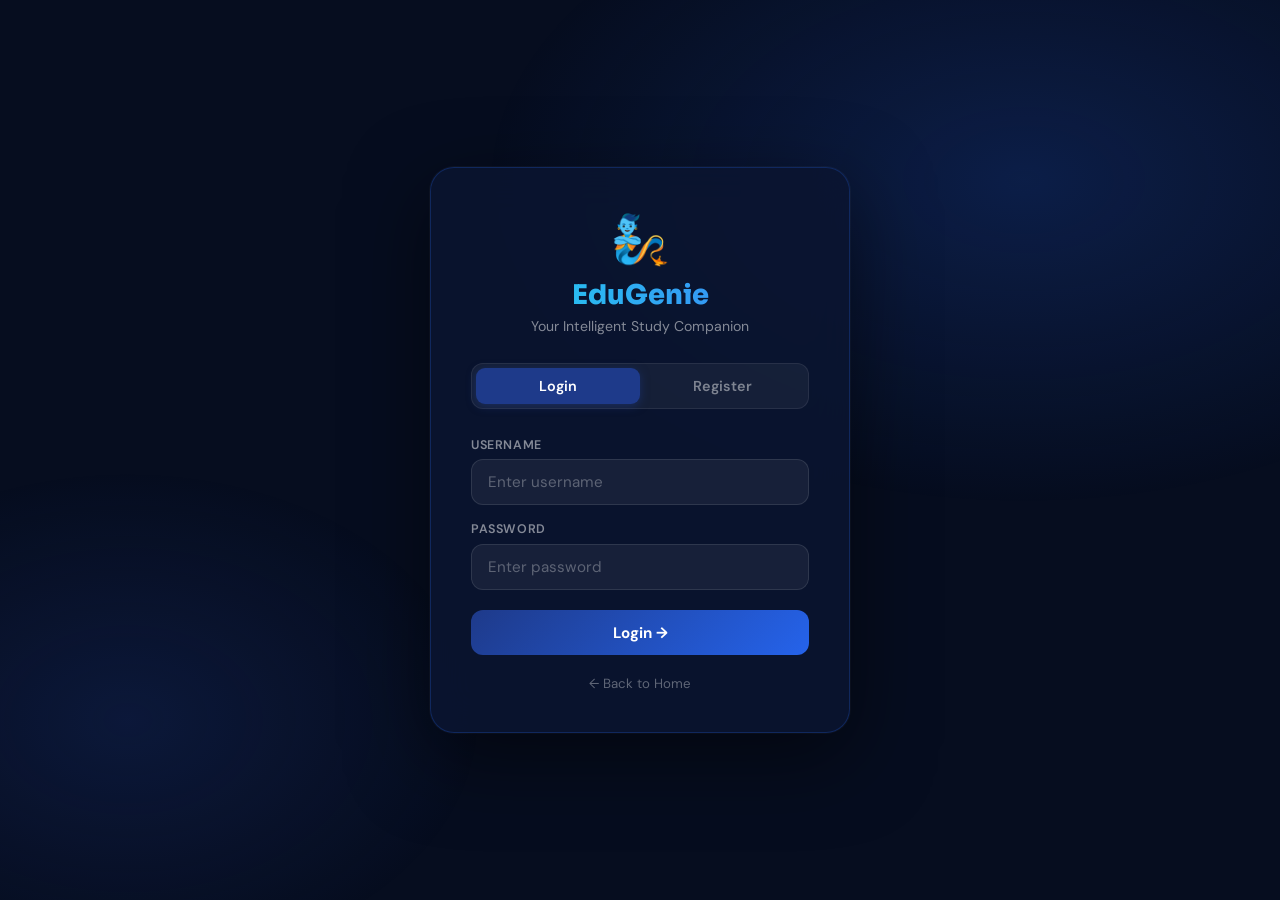
<file: templates/index.html>
<!DOCTYPE html>
<html lang="en">
<head>
    <meta charset="UTF-8" />
    <meta name="viewport" content="width=device-width, initial-scale=1.0"/>
    <title>EduGenie – Login</title>
    <link href="https://fonts.googleapis.com/css2?family=Sora:wght@400;600;700;800&family=DM+Sans:wght@400;500;600&display=swap" rel="stylesheet"/>
    <style>
        *, *::before, *::after { box-sizing: border-box; margin: 0; padding: 0; }
        body {
            font-family: 'DM Sans', sans-serif;
            background: #060D1F;
            display: flex; align-items: center; justify-content: center;
            min-height: 100vh; overflow: hidden;
        }
        body::before {
            content: ''; position: fixed; inset: 0;
            background:
                radial-gradient(ellipse 70% 60% at 80% 20%, rgba(37,99,235,.20) 0%, transparent 60%),
                radial-gradient(ellipse 50% 50% at 10% 80%, rgba(30,58,138,.25) 0%, transparent 55%);
            pointer-events: none;
        }
        .card {
            position: relative; z-index: 1;
            background: rgba(11,21,48,.88);
            backdrop-filter: blur(20px);
            border: 1px solid rgba(37,99,235,.25);
            border-radius: 24px; padding: 2.5rem; width: 100%; max-width: 420px;
            box-shadow: 0 24px 80px rgba(0,0,0,.5), 0 0 0 1px rgba(255,255,255,.04);
        }
        .logo { text-align: center; margin-bottom: 1.8rem; }
        .logo .icon { font-size: 3rem; margin-bottom: .4rem; }
        .logo h1 {
            font-family: 'Sora', sans-serif; font-size: 1.7rem; font-weight: 800;
            background: linear-gradient(90deg, #22D3EE, #3B82F6);
            -webkit-background-clip: text; -webkit-text-fill-color: transparent; background-clip: text;
        }
        .logo p { color: rgba(255,255,255,.50); font-size: .88rem; margin-top: .3rem; }

        .tabs {
            display: flex; background: rgba(255,255,255,.05);
            border-radius: 12px; padding: 4px; margin-bottom: 1.75rem;
            border: 1px solid rgba(255,255,255,.08);
        }
        .tab {
            flex: 1; padding: .55rem; border: none; border-radius: 9px;
            background: transparent; cursor: pointer;
            font-family: 'DM Sans', sans-serif; font-weight: 600; font-size: .9rem;
            color: rgba(255,255,255,.45); transition: all .2s;
        }
        .tab.active { background: #1E3A8A; color: #fff; box-shadow: 0 2px 10px rgba(30,58,138,.5); }

        .form-group { margin-bottom: 1rem; }
        .form-group label {
            display: block; font-size: .78rem; font-weight: 600;
            color: rgba(255,255,255,.5); margin-bottom: .4rem;
            text-transform: uppercase; letter-spacing: .6px;
        }
        .form-group input, .form-group select {
            width: 100%; padding: .75rem 1rem;
            border: 1.5px solid rgba(255,255,255,.1); border-radius: 12px;
            font-family: 'DM Sans', sans-serif; font-size: .95rem;
            color: #fff; background: rgba(255,255,255,.06);
            transition: border-color .2s, box-shadow .2s; outline: none;
        }
        .form-group input::placeholder { color: rgba(255,255,255,.3); }
        .form-group input:focus, .form-group select:focus {
            border-color: #2563EB; box-shadow: 0 0 0 3px rgba(37,99,235,.2);
        }
        .form-group select option { background: #0F2050; color: #fff; }

        .btn {
            width: 100%; padding: .8rem; border: none; border-radius: 12px;
            font-family: 'DM Sans', sans-serif; font-size: .95rem; font-weight: 700;
            cursor: pointer; transition: all .2s;
            background: linear-gradient(135deg, #1E3A8A, #2563EB); color: #fff;
            margin-top: .25rem;
        }
        .btn:hover { transform: translateY(-1px); box-shadow: 0 6px 20px rgba(37,99,235,.5); }

        .error-msg {
            color: #FCA5A5; font-size: .83rem; margin-bottom: .75rem;
            padding: .5rem .75rem; background: rgba(239,68,68,.12);
            border-radius: 8px; border: 1px solid rgba(239,68,68,.2);
        }
        .back { display: block; text-align: center; margin-top: 1.2rem; color: rgba(255,255,255,.35); font-size: .83rem; text-decoration: none; transition: color .2s; }
        .back:hover { color: rgba(255,255,255,.7); }
        .hidden { display: none !important; }
    </style>
</head>
<body>
<div class="card">
    <div class="logo">
        <div class="icon">🧞</div>
        <h1>EduGenie</h1>
        <p>Your Intelligent Study Companion</p>
    </div>

    <div class="tabs">
        <button class="tab active" id="loginTab" onclick="showTab('login')">Login</button>
        <button class="tab"        id="regTab"   onclick="showTab('register')">Register</button>
    </div>

    <!-- LOGIN -->
    <div id="loginForm">
        <div class="form-group">
            <label>Username</label>
            <input type="text" id="loginUsername" placeholder="Enter username" />
        </div>
        <div class="form-group">
            <label>Password</label>
            <input type="password" id="loginPassword" placeholder="Enter password"
                   onkeydown="if(event.key==='Enter') handleLogin()" />
        </div>
        <div id="loginError" class="error-msg hidden"></div>
        <button class="btn" onclick="handleLogin()">Login →</button>
    </div>

    <!-- REGISTER -->
    <div id="registerForm" class="hidden">
        <div class="form-group">
            <label>Username</label>
            <input type="text" id="regUsername" placeholder="Choose a username" />
        </div>
        <div class="form-group">
            <label>Password</label>
            <input type="password" id="regPassword" placeholder="At least 6 characters"
                   onkeydown="if(event.key==='Enter') handleRegister()" />
        </div>
        <div class="form-group">
            <label>Role</label>
            <select id="regRole">
                <option value="student">Student</option>
                <option value="teacher">Teacher</option>
            </select>
        </div>
        <div id="regError" class="error-msg hidden"></div>
        <button class="btn" onclick="handleRegister()">Create Account →</button>
    </div>

    <a href="/" class="back">← Back to Home</a>
</div>

<script src="/static/js/script.js"></script>
</body>
</html>
</file>
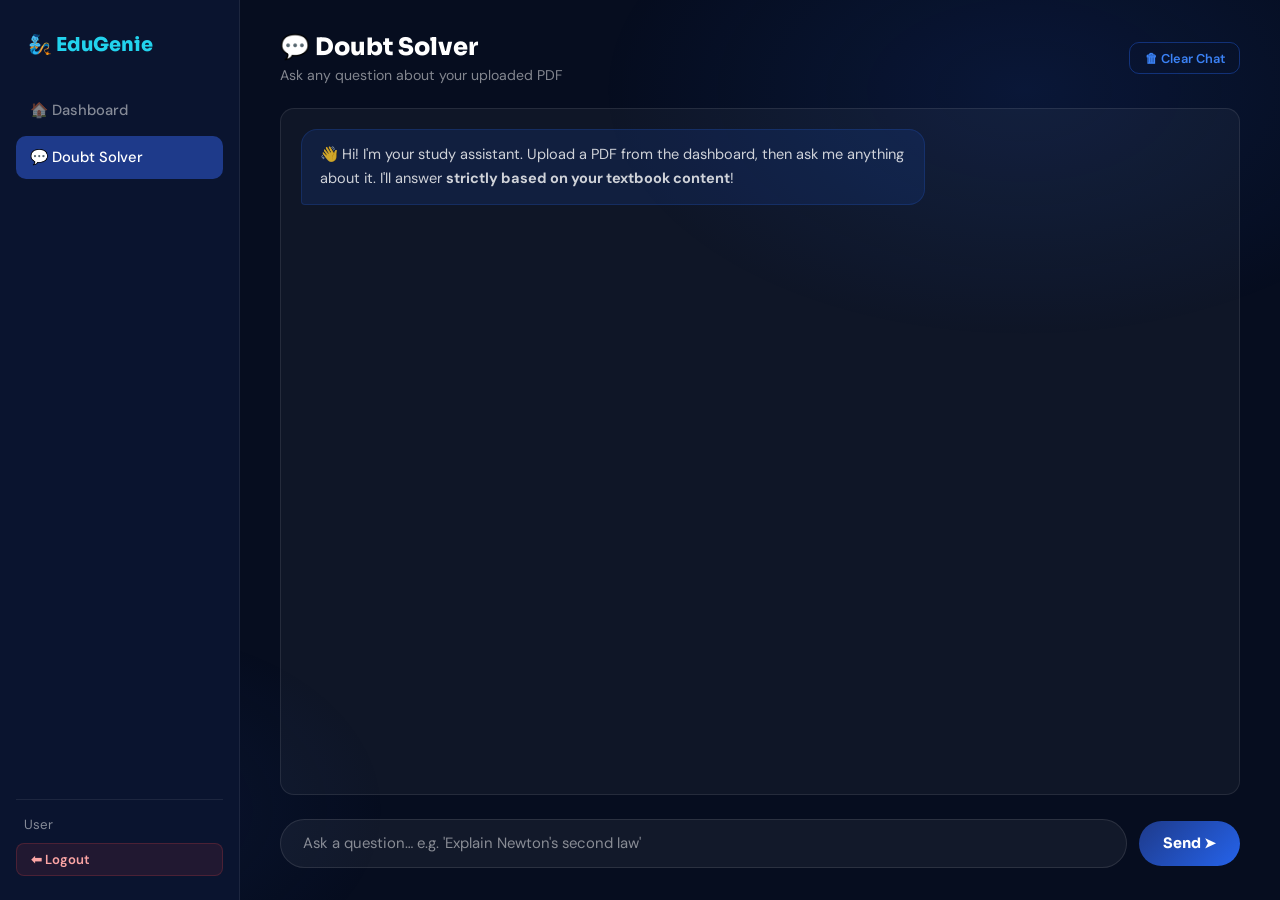
<file: templates/chat.html>
<!DOCTYPE html>
<html lang="en">
<head>
    <meta charset="UTF-8"/>
    <meta name="viewport" content="width=device-width, initial-scale=1.0"/>
    <title>EduGenie – Doubt Solver</title>
    <link href="https://fonts.googleapis.com/css2?family=Sora:wght@400;600;700;800&family=DM+Sans:wght@400;500;600&display=swap" rel="stylesheet"/>
    <link rel="stylesheet" href="/static/css/style.css"/>
</head>
<body class="app-page">

<aside class="sidebar">
    <div class="sidebar-logo">🧞 EduGenie</div>
    <nav class="sidebar-nav">
        <a href="/dashboard" class="nav-item">🏠 Dashboard</a>
        <a href="/chat"      class="nav-item active">💬 Doubt Solver</a>
    </nav>
    <div class="sidebar-footer">
        <span class="sidebar-user" id="sidebarUser">User</span>
        <button class="btn-logout" onclick="logout()">⬅ Logout</button>
    </div>
</aside>

<main class="main-content chat-layout">
    <header class="page-header">
        <div>
            <h2>💬 Doubt Solver</h2>
            <p>Ask any question about your uploaded PDF</p>
        </div>
        <button class="btn btn-outline small" onclick="clearChat()">🗑 Clear Chat</button>
    </header>

    <div class="chat-window" id="chatWindow">
        <div class="chat-message bot-message">
            <div class="message-bubble">
                👋 Hi! I'm your study assistant. Upload a PDF from the dashboard, then ask me anything about it. I'll answer <strong>strictly based on your textbook content</strong>!
            </div>
        </div>
    </div>

    <div class="chat-input-area">
        <input type="text" id="chatInput"
               placeholder="Ask a question… e.g. 'Explain Newton's second law'"
               onkeydown="if(event.key==='Enter') sendMessage()"/>
        <button class="btn-send" onclick="sendMessage()">Send ➤</button>
    </div>
</main>

<script src="/static/js/script.js"></script>
</body>
</html>
</file>
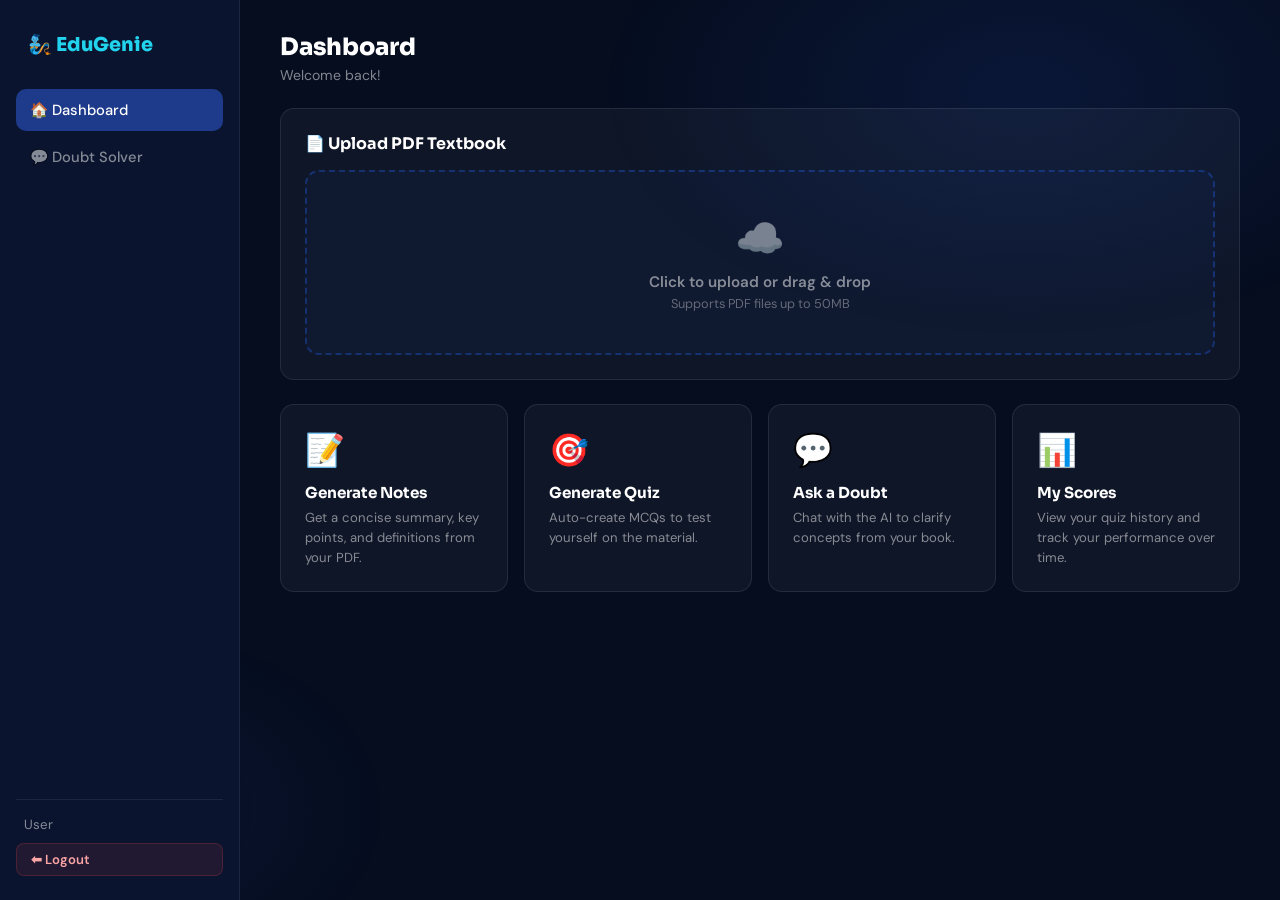
<file: templates/dashboard.html>
<!DOCTYPE html>
<html lang="en">
<head>
    <meta charset="UTF-8"/>
    <meta name="viewport" content="width=device-width, initial-scale=1.0"/>
    <title>EduGenie – Dashboard</title>
    <link href="https://fonts.googleapis.com/css2?family=Sora:wght@400;600;700;800&family=DM+Sans:wght@400;500;600&display=swap" rel="stylesheet"/>
    <link rel="stylesheet" href="/static/css/style.css"/>
</head>
<body class="app-page">

<aside class="sidebar">
    <div class="sidebar-logo">🧞 EduGenie</div>
    <nav class="sidebar-nav">
        <a href="/dashboard" class="nav-item active">🏠 Dashboard</a>
        <a href="/chat"      class="nav-item">💬 Doubt Solver</a>
    </nav>
    <div class="sidebar-footer">
        <span class="sidebar-user" id="sidebarUser">User</span>
        <button class="btn-logout" onclick="logout()">⬅ Logout</button>
    </div>
</aside>

<main class="main-content">
    <header class="page-header">
        <div>
            <h2>Dashboard</h2>
            <p id="welcomeMsg">Welcome back!</p>
        </div>
    </header>

    <!-- Upload -->
    <section class="card" id="uploadSection">
        <h3>📄 Upload PDF Textbook</h3>
        <div class="upload-area" id="uploadArea"
             onclick="document.getElementById('pdfInput').click()"
             ondragover="event.preventDefault()"
             ondrop="handleDrop(event)">
            <div class="upload-icon">☁️</div>
            <p>Click to upload or drag &amp; drop</p>
            <span>Supports PDF files up to 50MB</span>
        </div>
        <input type="file" id="pdfInput" accept=".pdf" style="display:none" onchange="handleUpload(event)"/>
        <div id="uploadStatus" class="status-msg hidden"></div>
    </section>

    <!-- PDF info bar -->
    <div id="pdfInfoBar" class="pdf-info-bar hidden">
        <span>📖 Loaded: <strong id="pdfName"></strong></span>
        <span id="pdfPreview" class="text-muted small"></span>
    </div>

    <!-- Action cards -->
    <section class="action-grid">
        <div class="action-card" onclick="generateNotes()">
            <div class="action-icon">📝</div>
            <h4>Generate Notes</h4>
            <p>Get a concise summary, key points, and definitions from your PDF.</p>
        </div>
        <div class="action-card" onclick="openQuizModal()">
            <div class="action-icon">🎯</div>
            <h4>Generate Quiz</h4>
            <p>Auto-create MCQs to test yourself on the material.</p>
        </div>
        <div class="action-card" onclick="window.location.href='/chat'">
            <div class="action-icon">💬</div>
            <h4>Ask a Doubt</h4>
            <p>Chat with the AI to clarify concepts from your book.</p>
        </div>
        <div class="action-card" onclick="loadScores()">
            <div class="action-icon">📊</div>
            <h4>My Scores</h4>
            <p>View your quiz history and track your performance over time.</p>
        </div>
    </section>

    <!-- Notes output -->
    <section class="card hidden" id="notesSection">
        <h3>📝 Study Notes</h3>
        <div id="notesLoading" class="loading-spinner hidden"></div>
        <div id="notesContent"></div>
    </section>

    <!-- Quiz output -->
    <section class="card hidden" id="quizSection">
        <h3>🎯 Quiz</h3>
        <div id="quizLoading" class="loading-spinner hidden"></div>
        <div id="quizContent"></div>
        <button class="btn btn-primary" id="submitQuizBtn" onclick="submitQuiz()" style="display:none;margin-top:1rem">Submit Quiz</button>
        <div id="quizResult" class="quiz-result hidden"></div>
    </section>

    <!-- Scores output -->
    <section class="card hidden" id="scoresSection">
        <h3>📊 Quiz History</h3>
        <div id="scoresContent"></div>
    </section>
</main>

<!-- Quiz modal -->
<div class="modal-overlay hidden" id="quizModal">
    <div class="modal">
        <h3>🎯 Generate Quiz</h3>
        <div class="form-group">
            <label>Number of Questions</label>
            <select id="numQuestions">
                <option value="3">3 Questions</option>
                <option value="5" selected>5 Questions</option>
                <option value="10">10 Questions</option>
            </select>
        </div>
        <div class="modal-actions">
            <button class="btn btn-outline" onclick="closeQuizModal()">Cancel</button>
            <button class="btn btn-primary" onclick="generateQuiz()">Generate</button>
        </div>
    </div>
</div>

<script src="/static/js/script.js"></script>
</body>
</html>
</file>
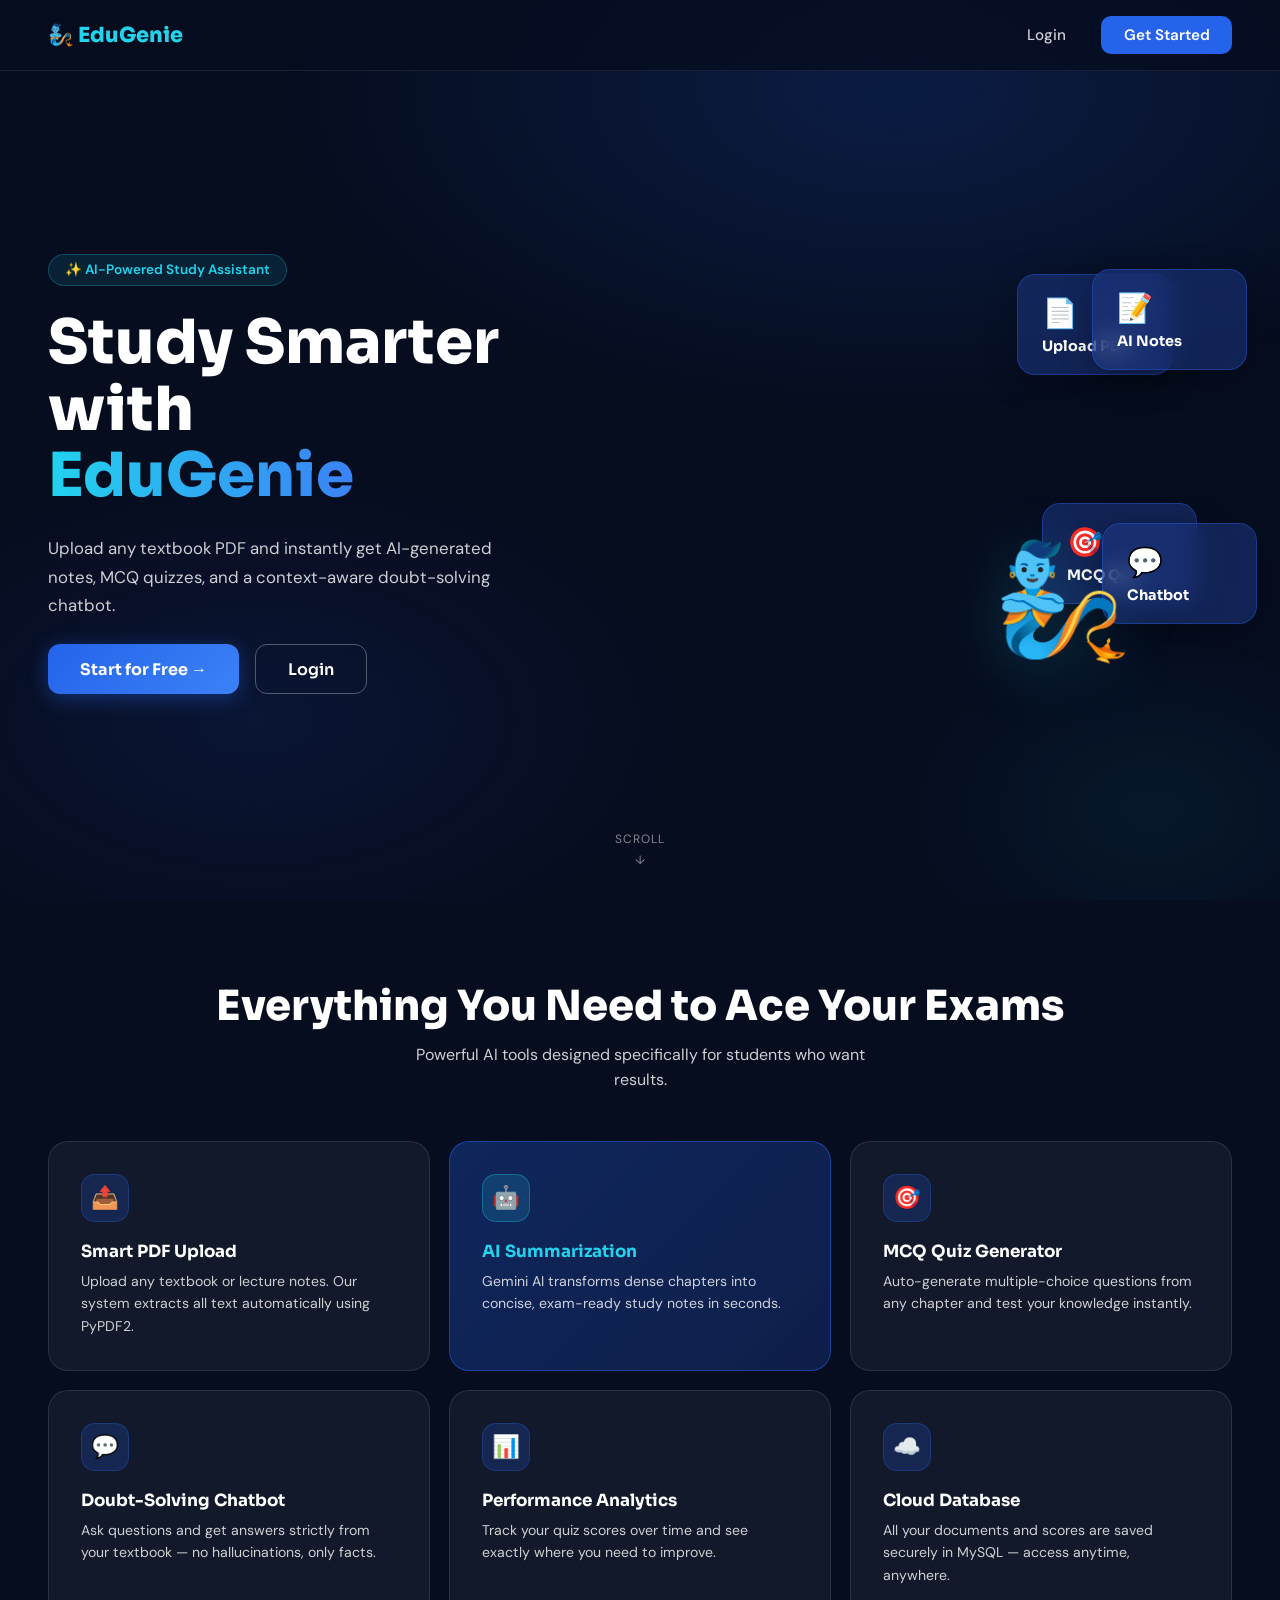
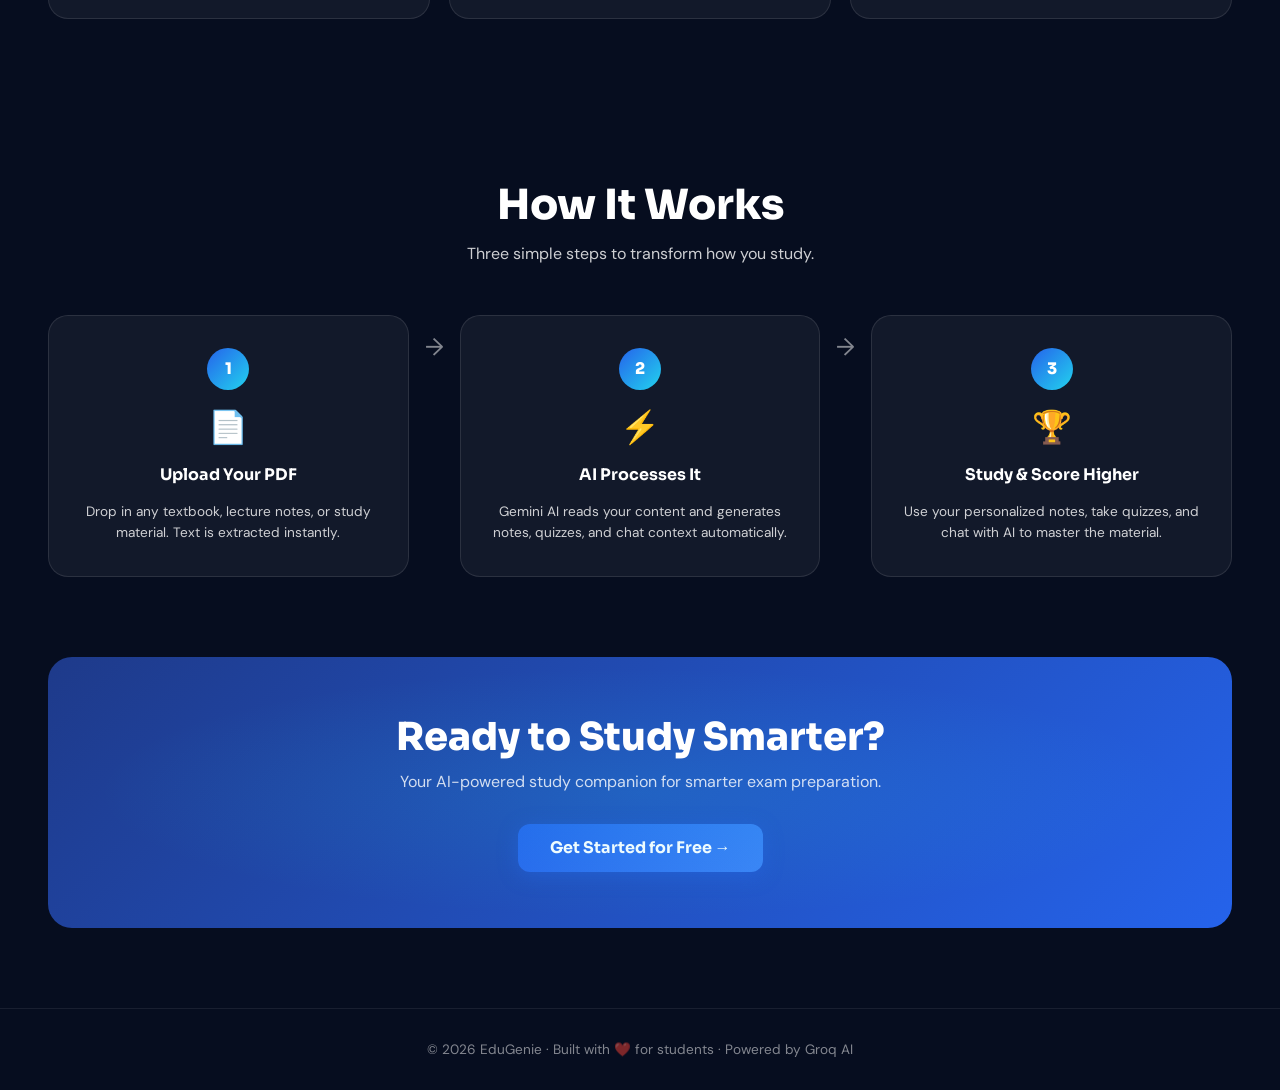
<file: templates/landing.html>
<!DOCTYPE html>
<html lang="en">
<head>
    <meta charset="UTF-8" />
    <meta name="viewport" content="width=device-width, initial-scale=1.0"/>
    <title>EduGenie – Study Smarter with AI</title>
    <link href="https://fonts.googleapis.com/css2?family=Sora:wght@400;600;700;800&family=DM+Sans:wght@400;500;600&display=swap" rel="stylesheet"/>
    <style>
        *, *::before, *::after { box-sizing: border-box; margin: 0; padding: 0; }
        :root {
            --navy:      #060D1F;
            --navy2:     #0B1530;
            --navy3:     #0F2050;
            --primary:   #1E3A8A;
            --blue:      #2563EB;
            --blueviv:   #3B82F6;
            --cyan:      #22D3EE;
            --white:     #FFFFFF;
            --w80:       rgba(255,255,255,0.80);
            --w50:       rgba(255,255,255,0.50);
            --w10:       rgba(255,255,255,0.08);
            --card:      rgba(255,255,255,0.05);
            --cardb:     rgba(255,255,255,0.10);
            --fd: 'Sora', sans-serif;
            --fb: 'DM Sans', sans-serif;
        }
        html { scroll-behavior: smooth; }
        body {
            font-family: var(--fb);
            background: var(--navy);
            color: var(--white);
            overflow-x: hidden;
        }
        body::before {
            content: '';
            position: fixed; inset: 0;
            background:
                radial-gradient(ellipse 80% 60% at 70% 10%, rgba(37,99,235,.18) 0%, transparent 60%),
                radial-gradient(ellipse 60% 50% at 20% 80%, rgba(30,58,138,.20) 0%, transparent 55%),
                radial-gradient(ellipse 40% 40% at 90% 90%, rgba(34,211,238,.06) 0%, transparent 50%);
            pointer-events: none; z-index: 0;
        }

        /* NAV */
        nav {
            position: fixed; top: 0; left: 0; right: 0; z-index: 100;
            display: flex; align-items: center; justify-content: space-between;
            padding: 1rem 3rem;
            background: rgba(6,13,31,.75);
            backdrop-filter: blur(16px);
            border-bottom: 1px solid var(--w10);
        }
        .nav-logo {
            display: flex; align-items: center; gap: .6rem;
            font-family: var(--fd); font-size: 1.3rem; font-weight: 800;
            color: var(--cyan); text-decoration: none;
        }
        .nav-actions { display: flex; align-items: center; gap: 1rem; }
        .btn-ghost {
            background: transparent; color: var(--w80); border: none;
            padding: .5rem 1.2rem; font-family: var(--fb); font-size: .95rem;
            font-weight: 500; cursor: pointer; border-radius: 8px;
            text-decoration: none; transition: color .2s;
        }
        .btn-ghost:hover { color: var(--white); }
        .btn-cta {
            background: var(--blue); color: var(--white); border: none;
            padding: .55rem 1.4rem; font-family: var(--fb); font-size: .95rem;
            font-weight: 600; cursor: pointer; border-radius: 10px;
            text-decoration: none; transition: all .2s;
        }
        .btn-cta:hover { background: var(--blueviv); transform: translateY(-1px); box-shadow: 0 6px 20px rgba(37,99,235,.5); }

        /* HERO */
        .hero {
            position: relative; z-index: 1;
            min-height: 100vh;
            display: flex; align-items: center;
            padding: 7rem 3rem 4rem;
            max-width: 1280px; margin: 0 auto; gap: 2rem;
        }
        .hero-left { flex: 1; display: flex; flex-direction: column; gap: 1.5rem; }
        .badge {
            display: inline-flex; align-items: center; gap: .5rem;
            background: rgba(34,211,238,.10); border: 1px solid rgba(34,211,238,.25);
            border-radius: 100px; padding: .4rem 1rem;
            font-size: .85rem; font-weight: 600; color: var(--cyan); width: fit-content;
        }
        .hero h1 {
            font-family: var(--fd); font-size: clamp(2.4rem,5vw,3.8rem);
            font-weight: 800; line-height: 1.1; color: var(--white);
        }
        .hero h1 .hl {
            background: linear-gradient(90deg, var(--cyan), var(--blueviv));
            -webkit-background-clip: text; -webkit-text-fill-color: transparent; background-clip: text;
        }
        .hero p { font-size: 1.05rem; color: var(--w80); line-height: 1.7; max-width: 480px; }
        .hero-btns { display: flex; gap: 1rem; flex-wrap: wrap; }
        .btn-hp {
            background: linear-gradient(135deg, var(--blue), var(--blueviv));
            color: var(--white); border: none; padding: .85rem 2rem;
            font-family: var(--fd); font-size: 1rem; font-weight: 700;
            cursor: pointer; border-radius: 12px; transition: all .25s;
            text-decoration: none; display: inline-flex; align-items: center; gap: .5rem;
            box-shadow: 0 4px 20px rgba(37,99,235,.4);
        }
        .btn-hp:hover { transform: translateY(-2px); box-shadow: 0 8px 30px rgba(37,99,235,.6); }
        .btn-ho {
            background: transparent; color: var(--white);
            border: 1.5px solid rgba(255,255,255,.3);
            padding: .85rem 2rem; font-family: var(--fd); font-size: 1rem; font-weight: 600;
            cursor: pointer; border-radius: 12px; transition: all .25s;
            text-decoration: none; display: inline-flex; align-items: center;
        }
        .btn-ho:hover { background: var(--w10); border-color: rgba(255,255,255,.5); }

        /* FLOATING CARDS */
        .hero-right {
            flex: 1; position: relative; height: 440px;
            display: flex; align-items: center; justify-content: center;
        }
        .fc {
            position: absolute;
            background: rgba(30,58,138,.5); backdrop-filter: blur(12px);
            border: 1px solid rgba(37,99,235,.4); border-radius: 18px;
            padding: 1.2rem 1.5rem; min-width: 155px;
            box-shadow: 0 8px 32px rgba(0,0,0,.3);
            animation: float 6s ease-in-out infinite;
        }
        .fc .fi { font-size: 1.8rem; margin-bottom: .3rem; }
        .fc .fl { font-family: var(--fd); font-size: .9rem; font-weight: 700; color: var(--white); }
        .fc1 { top: 20px;  right: 60px;  animation-delay: 0s; }
        .fc2 { top: 15px;  right:-15px;  animation-delay: 1.5s; }
        .fc3 { bottom:90px; right:35px;  animation-delay: 0.8s; }
        .fc4 { bottom:70px; right:-25px; animation-delay: 2.2s; }
        .mascot {
            position: absolute; bottom: 20px; right: 100px;
            font-size: 7rem; animation: float 4s ease-in-out infinite;
            animation-delay: .5s; filter: drop-shadow(0 10px 30px rgba(34,211,238,.2));
        }
        @keyframes float { 0%,100%{transform:translateY(0)} 50%{transform:translateY(-12px)} }

        .scroll-hint {
            position: absolute; bottom: 2rem; left: 50%; transform: translateX(-50%);
            color: var(--w50); font-size: .75rem; letter-spacing: 1px;
            text-transform: uppercase; animation: pulse 2s ease-in-out infinite;
            display: flex; flex-direction: column; align-items: center; gap: .3rem;
        }
        @keyframes pulse { 0%,100%{opacity:.4} 50%{opacity:1} }

       
        /* SECTION */
        .section {
            position: relative; z-index: 1;
            padding: 5rem 3rem; max-width: 1280px; margin: 0 auto;
        }
        .sec-hdr { text-align: center; margin-bottom: 3rem; }
        .sec-hdr h2 {
            font-family: var(--fd); font-size: clamp(1.8rem,3.5vw,2.6rem);
            font-weight: 800; color: var(--white); margin-bottom: .6rem;
        }
        .sec-hdr p { color: var(--w80); font-size: 1rem; max-width: 500px; margin: 0 auto; line-height: 1.6; }

        /* FEATURE GRID */
        .feat-grid {
            display: grid; grid-template-columns: repeat(3,1fr); gap: 1.2rem;
        }
        .feat-card {
            background: var(--card); border: 1px solid var(--cardb);
            border-radius: 20px; padding: 2rem;
            transition: all .3s; position: relative; overflow: hidden;
        }
        .feat-card::before {
            content: ''; position: absolute; inset: 0;
            background: linear-gradient(135deg,rgba(37,99,235,.12),transparent);
            opacity: 0; transition: opacity .3s;
        }
        .feat-card:hover { border-color: rgba(37,99,235,.5); transform: translateY(-4px); box-shadow: 0 12px 40px rgba(37,99,235,.2); }
        .feat-card:hover::before { opacity: 1; }
        .feat-card.featured { background: linear-gradient(135deg,rgba(37,99,235,.3),rgba(30,58,138,.4)); border-color: rgba(37,99,235,.5); }
        .feat-icon {
            width: 48px; height: 48px; border-radius: 14px;
            background: rgba(37,99,235,.2); border: 1px solid rgba(37,99,235,.3);
            display: flex; align-items: center; justify-content: center;
            font-size: 1.4rem; margin-bottom: 1.2rem;
        }
        .feat-card.featured .feat-icon { background: rgba(34,211,238,.15); border-color: rgba(34,211,238,.3); }
        .feat-card h3 { font-family: var(--fd); font-size: 1.05rem; font-weight: 700; color: var(--white); margin-bottom: .5rem; }
        .feat-card.featured h3 { color: var(--cyan); }
        .feat-card p { font-size: .88rem; color: var(--w80); line-height: 1.6; }

        /* HOW IT WORKS */
        .steps { display: flex; gap: 1rem; align-items: stretch; margin-top: 2.5rem; }
        .step {
            flex: 1; display: flex; flex-direction: column; align-items: center;
            text-align: center; gap: 1rem; padding: 2rem 1.5rem;
            background: var(--card); border: 1px solid var(--cardb); border-radius: 20px;
        }
        .step-num {
            width: 42px; height: 42px; border-radius: 50%;
            background: linear-gradient(135deg, var(--blue), var(--cyan));
            display: flex; align-items: center; justify-content: center;
            font-family: var(--fd); font-weight: 800; font-size: 1rem; color: var(--white);
        }
        .step h4 { font-family: var(--fd); font-size: 1rem; font-weight: 700; color: var(--white); }
        .step p { font-size: .85rem; color: var(--w80); line-height: 1.6; }
        .step-arr { color: var(--w50); font-size: 1.5rem; padding-top: 1rem; flex-shrink: 0; }

        /* CTA BANNER */
        .cta {
            position: relative; z-index: 1;
            margin: 0 3rem 5rem;
            background: linear-gradient(135deg, var(--primary), var(--blue));
            border-radius: 24px; padding: 3.5rem; text-align: center; overflow: hidden;
        }
        .cta::before {
            content: ''; position: absolute; inset: 0;
            background: radial-gradient(ellipse at center, rgba(34,211,238,.15) 0%, transparent 65%);
        }
        .cta h2 { font-family: var(--fd); font-size: clamp(1.6rem,3vw,2.4rem); font-weight: 800; color: var(--white); margin-bottom: .6rem; position: relative; }
        .cta p  { color: var(--w80); margin-bottom: 2rem; font-size: 1rem; position: relative; }

        footer {
            position: relative; z-index: 1; text-align: center; padding: 2rem;
            color: var(--w50); font-size: .85rem; border-top: 1px solid var(--w10);
        }

        @media (max-width: 900px) {
            nav { padding: 1rem 1.5rem; }
            .hero { flex-direction: column; padding: 6rem 1.5rem 3rem; }
            .hero-right { display: none; }
            .feat-grid { grid-template-columns: 1fr; }
            .steps { flex-direction: column; }
            .step-arr { display: none; }
            .section { padding: 3rem 1.5rem; }
            .cta { margin: 0 1.5rem 3rem; padding: 2.5rem 1.5rem; }
            .stats { gap: 2rem; padding: 2rem 1.5rem; }
        }
        @media (min-width:901px) and (max-width:1100px) { .feat-grid { grid-template-columns: repeat(2,1fr); } }
    </style>
</head>
<body>

<nav>
    <a href="/" class="nav-logo">🧞 EduGenie</a>
    <div class="nav-actions">
        <a href="/login" class="btn-ghost">Login</a>
        <a href="/login" class="btn-cta">Get Started</a>
    </div>
</nav>

<!-- HERO -->
<section class="hero">
    <div class="hero-left">
        <div class="badge">✨ AI-Powered Study Assistant</div>
        <h1>Study Smarter with<br/><span class="hl">EduGenie</span></h1>
        <p>Upload any textbook PDF and instantly get AI-generated notes, MCQ quizzes, and a context-aware doubt-solving chatbot.</p>
        <div class="hero-btns">
            <a href="/login" class="btn-hp">Start for Free →</a>
            <a href="/login" class="btn-ho">Login</a>
        </div>
    </div>
    <div class="hero-right">
        <div class="fc fc1"><div class="fi">📄</div><div class="fl">Upload PDF</div></div>
        <div class="fc fc2"><div class="fi">📝</div><div class="fl">AI Notes</div></div>
        <div class="fc fc3"><div class="fi">🎯</div><div class="fl">MCQ Quiz</div></div>
        <div class="fc fc4"><div class="fi">💬</div><div class="fl">Chatbot</div></div>
        <div class="mascot">🧞</div>
    </div>
    <div class="scroll-hint"><span>scroll</span>↓</div>
</section>



<!-- FEATURES -->
<section class="section" id="features">
    <div class="sec-hdr">
        <h2>Everything You Need to Ace Your Exams</h2>
        <p>Powerful AI tools designed specifically for students who want results.</p>
    </div>
    <div class="feat-grid">
        <div class="feat-card">
            <div class="feat-icon">📤</div>
            <h3>Smart PDF Upload</h3>
            <p>Upload any textbook or lecture notes. Our system extracts all text automatically using PyPDF2.</p>
        </div>
        <div class="feat-card featured">
            <div class="feat-icon">🤖</div>
            <h3>AI Summarization</h3>
            <p>Gemini AI transforms dense chapters into concise, exam-ready study notes in seconds.</p>
        </div>
        <div class="feat-card">
            <div class="feat-icon">🎯</div>
            <h3>MCQ Quiz Generator</h3>
            <p>Auto-generate multiple-choice questions from any chapter and test your knowledge instantly.</p>
        </div>
        <div class="feat-card">
            <div class="feat-icon">💬</div>
            <h3>Doubt-Solving Chatbot</h3>
            <p>Ask questions and get answers strictly from your textbook — no hallucinations, only facts.</p>
        </div>
        <div class="feat-card">
            <div class="feat-icon">📊</div>
            <h3>Performance Analytics</h3>
            <p>Track your quiz scores over time and see exactly where you need to improve.</p>
        </div>
        <div class="feat-card">
            <div class="feat-icon">☁️</div>
            <h3>Cloud Database</h3>
            <p>All your documents and scores are saved securely in MySQL — access anytime, anywhere.</p>
        </div>
    </div>
</section>

<!-- HOW IT WORKS -->
<section class="section">
    <div class="sec-hdr">
        <h2>How It Works</h2>
        <p>Three simple steps to transform how you study.</p>
    </div>
    <div class="steps">
        <div class="step">
            <div class="step-num">1</div>
            <div style="font-size:2rem">📄</div>
            <h4>Upload Your PDF</h4>
            <p>Drop in any textbook, lecture notes, or study material. Text is extracted instantly.</p>
        </div>
        <div class="step-arr">→</div>
        <div class="step">
            <div class="step-num">2</div>
            <div style="font-size:2rem">⚡</div>
            <h4>AI Processes It</h4>
            <p>Gemini AI reads your content and generates notes, quizzes, and chat context automatically.</p>
        </div>
        <div class="step-arr">→</div>
        <div class="step">
            <div class="step-num">3</div>
            <div style="font-size:2rem">🏆</div>
            <h4>Study & Score Higher</h4>
            <p>Use your personalized notes, take quizzes, and chat with AI to master the material.</p>
        </div>
    </div>
</section>

<!-- CTA -->
<div class="cta">
    <h2>Ready to Study Smarter?</h2>
    <p>Your AI-powered study companion for smarter exam preparation.</p>
    <a href="/login" class="btn-hp">Get Started for Free →</a>
</div>

<footer>© 2026 EduGenie · Built with ❤️ for students · Powered by Groq AI</footer>

</body>
</html>
</file>
<file: static/css/style.css>
/* ══════════════════════════════════════════════
   EDUGENIE — Global Navy Blue Stylesheet
   ══════════════════════════════════════════════ */

*, *::before, *::after { box-sizing: border-box; margin: 0; padding: 0; }

:root {
    --navy:     #060D1F;
    --navy2:    #0B1530;
    --navy3:    #0F2050;
    --primary:  #1E3A8A;
    --blue:     #2563EB;
    --blueviv:  #3B82F6;
    --cyan:     #22D3EE;
    --white:    #FFFFFF;
    --w80:      rgba(255,255,255,0.80);
    --w50:      rgba(255,255,255,0.50);
    --w20:      rgba(255,255,255,0.20);
    --w10:      rgba(255,255,255,0.08);
    --w6:       rgba(255,255,255,0.05);
    --card:     rgba(255,255,255,0.04);
    --cardb:    rgba(255,255,255,0.09);
    --success:  #22C55E;
    --error:    #EF4444;
    --radius:   14px;
    --shadow:   0 4px 24px rgba(0,0,0,0.25);
    --fd:       'Sora', sans-serif;
    --fb:       'DM Sans', sans-serif;
}

body {
    font-family: var(--fb);
    background: var(--navy);
    color: var(--white);
    min-height: 100vh;
}

/* ── Background mesh ── */
body.app-page {
    display: flex;
    overflow: hidden;
    height: 100vh;
}
body.app-page::before {
    content: '';
    position: fixed; inset: 0;
    background:
        radial-gradient(ellipse 60% 50% at 80% 10%, rgba(37,99,235,.12) 0%, transparent 55%),
        radial-gradient(ellipse 40% 40% at 10% 90%, rgba(30,58,138,.15) 0%, transparent 50%);
    pointer-events: none; z-index: 0;
}

/* ══════════════════════════════════════════════
   SIDEBAR
   ══════════════════════════════════════════════ */
.sidebar {
    position: fixed; top: 0; left: 0; bottom: 0;
    width: 240px;
    background: rgba(11,21,48,.97);
    backdrop-filter: blur(16px);
    border-right: 1px solid var(--w10);
    display: flex; flex-direction: column;
    padding: 1.5rem 1rem;
    z-index: 50;
}

.sidebar-logo {
    display: flex; align-items: center; gap: .6rem;
    font-family: var(--fd); font-size: 1.2rem; font-weight: 800;
    color: var(--cyan); padding: .5rem .75rem; margin-bottom: 1.5rem;
}

.sidebar-nav {
    display: flex; flex-direction: column; gap: .3rem; flex: 1;
}

.nav-item {
    padding: .7rem .9rem; border-radius: 10px;
    color: var(--w50); text-decoration: none;
    font-weight: 500; font-size: .92rem; transition: all .2s;
}
.nav-item:hover  { background: rgba(37,99,235,.15); color: var(--w80); }
.nav-item.active { background: var(--primary); color: var(--white); }

.sidebar-footer {
    border-top: 1px solid var(--w10); padding-top: 1rem;
    display: flex; flex-direction: column; gap: .6rem;
}
.sidebar-user { font-size: .83rem; color: var(--w50); padding: 0 .5rem; }

.btn-logout {
    background: rgba(239,68,68,.10); color: #FCA5A5;
    border: 1px solid rgba(239,68,68,.2); padding: .45rem .9rem;
    border-radius: 8px; font-family: var(--fb); font-size: .82rem;
    font-weight: 600; cursor: pointer; transition: all .2s; text-align: left;
}
.btn-logout:hover { background: rgba(239,68,68,.20); }

/* ══════════════════════════════════════════════
   MAIN CONTENT
   ══════════════════════════════════════════════ */
.main-content {
    margin-left: 240px; flex: 1;
    padding: 2rem 2.5rem;
    position: relative; z-index: 1;
    display: flex; flex-direction: column; gap: 1.5rem;
    overflow-y: auto;
}

/* ── Page header ── */
.page-header {
    display: flex; align-items: center; justify-content: space-between;
}
.page-header h2 {
    font-family: var(--fd); font-size: 1.5rem; font-weight: 800; color: var(--white);
}
.page-header p { color: var(--w50); font-size: .88rem; margin-top: .25rem; }

/* ── Cards ── */
.card {
    background: var(--card); border: 1px solid var(--cardb);
    border-radius: var(--radius); padding: 1.5rem;
}
.card h3 {
    font-family: var(--fd); font-size: 1rem; font-weight: 700;
    margin-bottom: 1rem; color: var(--white);
}

/* ══════════════════════════════════════════════
   UPLOAD
   ══════════════════════════════════════════════ */
.upload-area {
    border: 2px dashed rgba(37,99,235,.35); border-radius: var(--radius);
    padding: 2.5rem; text-align: center; cursor: pointer;
    transition: all .2s; color: var(--w50);
    background: rgba(37,99,235,.04);
}
.upload-area:hover {
    border-color: var(--blue); background: rgba(37,99,235,.10); color: var(--w80);
}
.upload-icon { font-size: 2.5rem; margin-bottom: .5rem; }
.upload-area p { font-weight: 600; font-size: .95rem; }
.upload-area span { font-size: .8rem; opacity: .7; }

/* ── PDF Info Bar ── */
.pdf-info-bar {
    background: rgba(37,99,235,.10); border: 1px solid rgba(37,99,235,.3);
    border-left: 4px solid var(--blue); border-radius: var(--radius);
    padding: .85rem 1.2rem; display: flex; flex-direction: column;
    gap: .3rem; font-size: .9rem; color: var(--cyan);
}
.pdf-info-bar strong { color: var(--white); }

/* ══════════════════════════════════════════════
   ACTION GRID
   ══════════════════════════════════════════════ */
.action-grid {
    display: grid; grid-template-columns: repeat(auto-fit, minmax(200px,1fr)); gap: 1rem;
}
.action-card {
    background: var(--card); border: 1px solid var(--cardb);
    border-radius: var(--radius); padding: 1.5rem;
    cursor: pointer; transition: all .25s; position: relative; overflow: hidden;
}
.action-card::before {
    content: ''; position: absolute; inset: 0;
    background: linear-gradient(135deg,rgba(37,99,235,.10),transparent);
    opacity: 0; transition: opacity .2s;
}
.action-card:hover {
    border-color: rgba(37,99,235,.5); transform: translateY(-3px);
    box-shadow: 0 10px 30px rgba(37,99,235,.2);
}
.action-card:hover::before { opacity: 1; }
.action-icon { font-size: 2rem; margin-bottom: .75rem; }
.action-card h4 { font-family: var(--fd); font-size: .95rem; font-weight: 700; margin-bottom: .4rem; color: var(--white); }
.action-card p  { font-size: .82rem; color: var(--w50); line-height: 1.5; }

/* ══════════════════════════════════════════════
   NOTES
   ══════════════════════════════════════════════ */
.notes-summary {
    background: rgba(37,99,235,.10); border-left: 4px solid var(--blue);
    border-radius: 0 10px 10px 0; padding: 1rem 1.2rem;
    margin-bottom: 1.2rem; font-size: .93rem; line-height: 1.7; color: var(--w80);
}
.notes-section-title {
    font-weight: 700; font-size: .78rem; text-transform: uppercase;
    letter-spacing: 1px; color: var(--cyan); margin: 1rem 0 .5rem;
}
.key-points-list { list-style: none; display: flex; flex-direction: column; gap: .4rem; }
.key-points-list li::before { content: "✅ "; }
.key-points-list li { font-size: .88rem; line-height: 1.5; color: var(--w80); }
.definition-item { padding: .6rem 0; border-bottom: 1px solid var(--w10); font-size: .88rem; color: var(--w80); }
.definition-item:last-child { border-bottom: none; }
.definition-term { font-weight: 700; color: var(--cyan); }

/* ══════════════════════════════════════════════
   QUIZ
   ══════════════════════════════════════════════ */
.quiz-question-block { margin-bottom: 1.5rem; padding-bottom: 1.5rem; border-bottom: 1px solid var(--w10); }
.quiz-question-block:last-child { border-bottom: none; }
.quiz-question-text { font-weight: 600; margin-bottom: .75rem; font-size: .93rem; color: var(--white); }
.quiz-option {
    display: flex; align-items: center; gap: .6rem;
    padding: .5rem .75rem; border-radius: 8px;
    cursor: pointer; transition: background .15s; font-size: .88rem; color: var(--w80);
}
.quiz-option:hover  { background: rgba(37,99,235,.15); }
.quiz-option input[type="radio"] { accent-color: var(--blue); }
.quiz-option.correct { background: rgba(34,197,94,.15); color: #86EFAC; font-weight: 600; }
.quiz-option.wrong   { background: rgba(239,68,68,.15);  color: #FCA5A5; }
.quiz-result {
    padding: 1rem; border-radius: var(--radius);
    background: rgba(37,99,235,.15); border: 1px solid rgba(37,99,235,.3);
    font-family: var(--fd); font-weight: 700; font-size: 1.1rem;
    text-align: center; color: var(--cyan);
}

/* ── Scores table ── */
.scores-table { width: 100%; border-collapse: collapse; font-size: .88rem; }
.scores-table th {
    text-align: left; padding: .6rem .8rem; color: var(--cyan);
    font-family: var(--fd); font-size: .78rem; text-transform: uppercase;
    letter-spacing: .5px; border-bottom: 1px solid var(--w10);
}
.scores-table td { padding: .6rem .8rem; color: var(--w80); border-bottom: 1px solid rgba(255,255,255,.04); }
.scores-table tr:hover td { background: rgba(37,99,235,.08); }
.score-pill {
    display: inline-block; padding: .2rem .6rem; border-radius: 20px; font-weight: 700;
    font-size: .8rem;
}
.score-good { background: rgba(34,197,94,.15); color: #86EFAC; }
.score-mid  { background: rgba(245,158,11,.15); color: #FCD34D; }
.score-low  { background: rgba(239,68,68,.15);  color: #FCA5A5; }

/* ══════════════════════════════════════════════
   BUTTONS
   ══════════════════════════════════════════════ */
.btn {
    padding: .65rem 1.3rem; border: none; border-radius: 10px;
    font-family: var(--fb); font-size: .92rem; font-weight: 600;
    cursor: pointer; transition: all .2s;
    display: inline-flex; align-items: center; gap: .4rem;
}
.btn-primary {
    background: linear-gradient(135deg, var(--primary), var(--blue)); color: var(--white);
}
.btn-primary:hover { transform: translateY(-1px); box-shadow: 0 5px 16px rgba(37,99,235,.45); }
.btn-outline {
    background: transparent; color: var(--blueviv); border: 1.5px solid rgba(37,99,235,.4);
}
.btn-outline:hover { background: rgba(37,99,235,.10); }
.btn.small { padding: .4rem .9rem; font-size: .8rem; }

/* ══════════════════════════════════════════════
   CHAT
   ══════════════════════════════════════════════ */
.chat-layout { overflow: hidden; }
.chat-window {
    flex: 1; overflow-y: auto;
    display: flex; flex-direction: column; gap: 1rem;
    padding: 1.25rem;
    background: var(--card); border: 1px solid var(--cardb); border-radius: var(--radius);
    scroll-behavior: smooth;
}
.chat-window::-webkit-scrollbar { width: 4px; }
.chat-window::-webkit-scrollbar-thumb { background: rgba(255,255,255,.1); border-radius: 4px; }

.chat-message { display: flex; }
.bot-message  { justify-content: flex-start; }
.user-message { justify-content: flex-end; }

.message-bubble {
    max-width: 68%; padding: .8rem 1.1rem; border-radius: 16px;
    font-size: .91rem; line-height: 1.65;
}
.bot-message .message-bubble {
    background: rgba(37,99,235,.12); border: 1px solid rgba(37,99,235,.2);
    color: var(--w80); border-bottom-left-radius: 4px;
}
.user-message .message-bubble {
    background: linear-gradient(135deg, var(--primary), var(--blue));
    color: var(--white); border-bottom-right-radius: 4px;
    box-shadow: 0 4px 16px rgba(37,99,235,.3);
}

.chat-input-area { display: flex; gap: .75rem; align-items: center; flex-shrink: 0; }
.chat-input-area input {
    flex: 1; padding: .85rem 1.4rem;
    border: 1.5px solid rgba(255,255,255,.1); border-radius: 30px;
    font-family: var(--fb); font-size: .93rem; outline: none;
    transition: all .2s; color: var(--white); background: rgba(255,255,255,.05);
}
.chat-input-area input::placeholder { color: var(--w50); }
.chat-input-area input:focus {
    border-color: var(--blue); box-shadow: 0 0 0 3px rgba(37,99,235,.2);
}
.btn-send {
    background: linear-gradient(135deg, var(--primary), var(--blue));
    color: var(--white); border: none; padding: .85rem 1.5rem; border-radius: 30px;
    font-family: var(--fd); font-size: .9rem; font-weight: 700;
    cursor: pointer; transition: all .2s; white-space: nowrap;
}
.btn-send:hover { transform: translateY(-1px); box-shadow: 0 5px 16px rgba(37,99,235,.45); }

/* typing */
.typing-dots span {
    display: inline-block; width: 7px; height: 7px; border-radius: 50%;
    background: var(--w50); margin: 0 2px; animation: bounce 1.2s infinite;
}
.typing-dots span:nth-child(2) { animation-delay: .2s; }
.typing-dots span:nth-child(3) { animation-delay: .4s; }
@keyframes bounce { 0%,80%,100%{transform:translateY(0)} 40%{transform:translateY(-7px)} }

/* ══════════════════════════════════════════════
   MODAL
   ══════════════════════════════════════════════ */
.modal-overlay {
    position: fixed; inset: 0; background: rgba(0,0,0,.7);
    backdrop-filter: blur(4px); display: flex;
    align-items: center; justify-content: center; z-index: 100;
}
.modal {
    background: #0B1530; border: 1px solid rgba(37,99,235,.3);
    border-top: 4px solid var(--blue); border-radius: 18px;
    padding: 2rem; width: 90%; max-width: 380px;
    box-shadow: 0 24px 60px rgba(0,0,0,.5);
}
.modal h3 { font-family: var(--fd); margin-bottom: 1.2rem; color: var(--white); }
.modal-actions { display: flex; gap: .75rem; justify-content: flex-end; margin-top: 1.5rem; }
.form-group { margin-bottom: 1rem; }
.form-group label {
    display: block; font-size: .78rem; font-weight: 600; color: var(--w50);
    margin-bottom: .4rem; text-transform: uppercase; letter-spacing: .5px;
}
.form-group select {
    width: 100%; padding: .7rem 1rem;
    border: 1.5px solid rgba(255,255,255,.1); border-radius: 10px;
    font-family: var(--fb); font-size: .92rem; color: var(--white);
    background: rgba(255,255,255,.06); outline: none; transition: border-color .2s;
}
.form-group select:focus { border-color: var(--blue); }
.form-group select option { background: #0F2050; }

/* ══════════════════════════════════════════════
   UTILITIES
   ══════════════════════════════════════════════ */
.hidden { display: none !important; }
.text-muted { color: var(--w50); }
.small { font-size: .8rem; }

.status-msg { margin-top: .75rem; font-size: .88rem; padding: .5rem .75rem; border-radius: 8px; }
.status-msg.success { background: rgba(34,197,94,.12); color: #86EFAC; border: 1px solid rgba(34,197,94,.2); }
.status-msg.error   { background: rgba(239,68,68,.12);  color: #FCA5A5; border: 1px solid rgba(239,68,68,.2); }

.loading-spinner { text-align: center; padding: 2rem; color: var(--w50); font-size: .92rem; }
.loading-spinner::after {
    content: ''; display: block; width: 32px; height: 32px;
    border: 3px solid rgba(255,255,255,.1); border-top-color: var(--blue);
    border-radius: 50%; animation: spin .8s linear infinite; margin: .75rem auto 0;
}
@keyframes spin { to { transform: rotate(360deg); } }

/* ══════════════════════════════════════════════
   MOBILE RESPONSIVE
   ══════════════════════════════════════════════ */
@media (max-width: 768px) {

    body.app-page {
        flex-direction: column;
        overflow: auto;
        height: auto;
    }

    .sidebar {
        position: relative;
        width: 100%;
        height: auto;
        flex-direction: row;
        flex-wrap: wrap;
        padding: .75rem 1rem;
        border-right: none;
        border-bottom: 1px solid var(--w10);
    }

    .sidebar-logo { margin-bottom: 0; flex: 1; }

    .sidebar-nav {
        flex-direction: row;
        flex: none;
        width: 100%;
        gap: .4rem;
        margin-top: .5rem;
        flex-wrap: wrap;
    }

    .nav-item { padding: .5rem .75rem; font-size: .82rem; }

    .sidebar-footer {
        flex-direction: row;
        align-items: center;
        border-top: none;
        padding-top: 0;
        width: 100%;
        margin-top: .5rem;
        gap: .5rem;
    }

    .sidebar-user { flex: 1; font-size: .78rem; }

    .btn-logout {
        padding: .35rem .75rem;
        font-size: .78rem;
        white-space: nowrap;
    }

    .main-content { margin-left: 0; padding: 1rem; gap: 1rem; }

    .page-header { flex-direction: column; align-items: flex-start; gap: .5rem; }
    .page-header h2 { font-size: 1.2rem; }

    .action-grid { grid-template-columns: 1fr 1fr; }
    .action-card { padding: 1rem; }
    .action-icon { font-size: 1.5rem; }
    .action-card h4 { font-size: .85rem; }
    .action-card p  { font-size: .78rem; }

    .card { padding: 1rem; }

    .chat-window { min-height: 300px; max-height: 50vh; }
    .message-bubble { max-width: 85%; font-size: .85rem; }
    .chat-input-area input { padding: .65rem 1rem; font-size: .85rem; }
    .btn-send { padding: .65rem 1rem; font-size: .82rem; }

    .quiz-option { font-size: .82rem; }
    .quiz-question-text { font-size: .88rem; }

    .scores-table-wrap { overflow-x: auto; }
    .scores-table { min-width: 400px; }

    .modal { width: 95%; padding: 1.25rem; }
    .upload-area { padding: 1.5rem 1rem; }
    .btn { padding: .55rem 1rem; font-size: .85rem; }
}

@media (max-width: 400px) {
    .action-grid { grid-template-columns: 1fr; }
}
</file>
